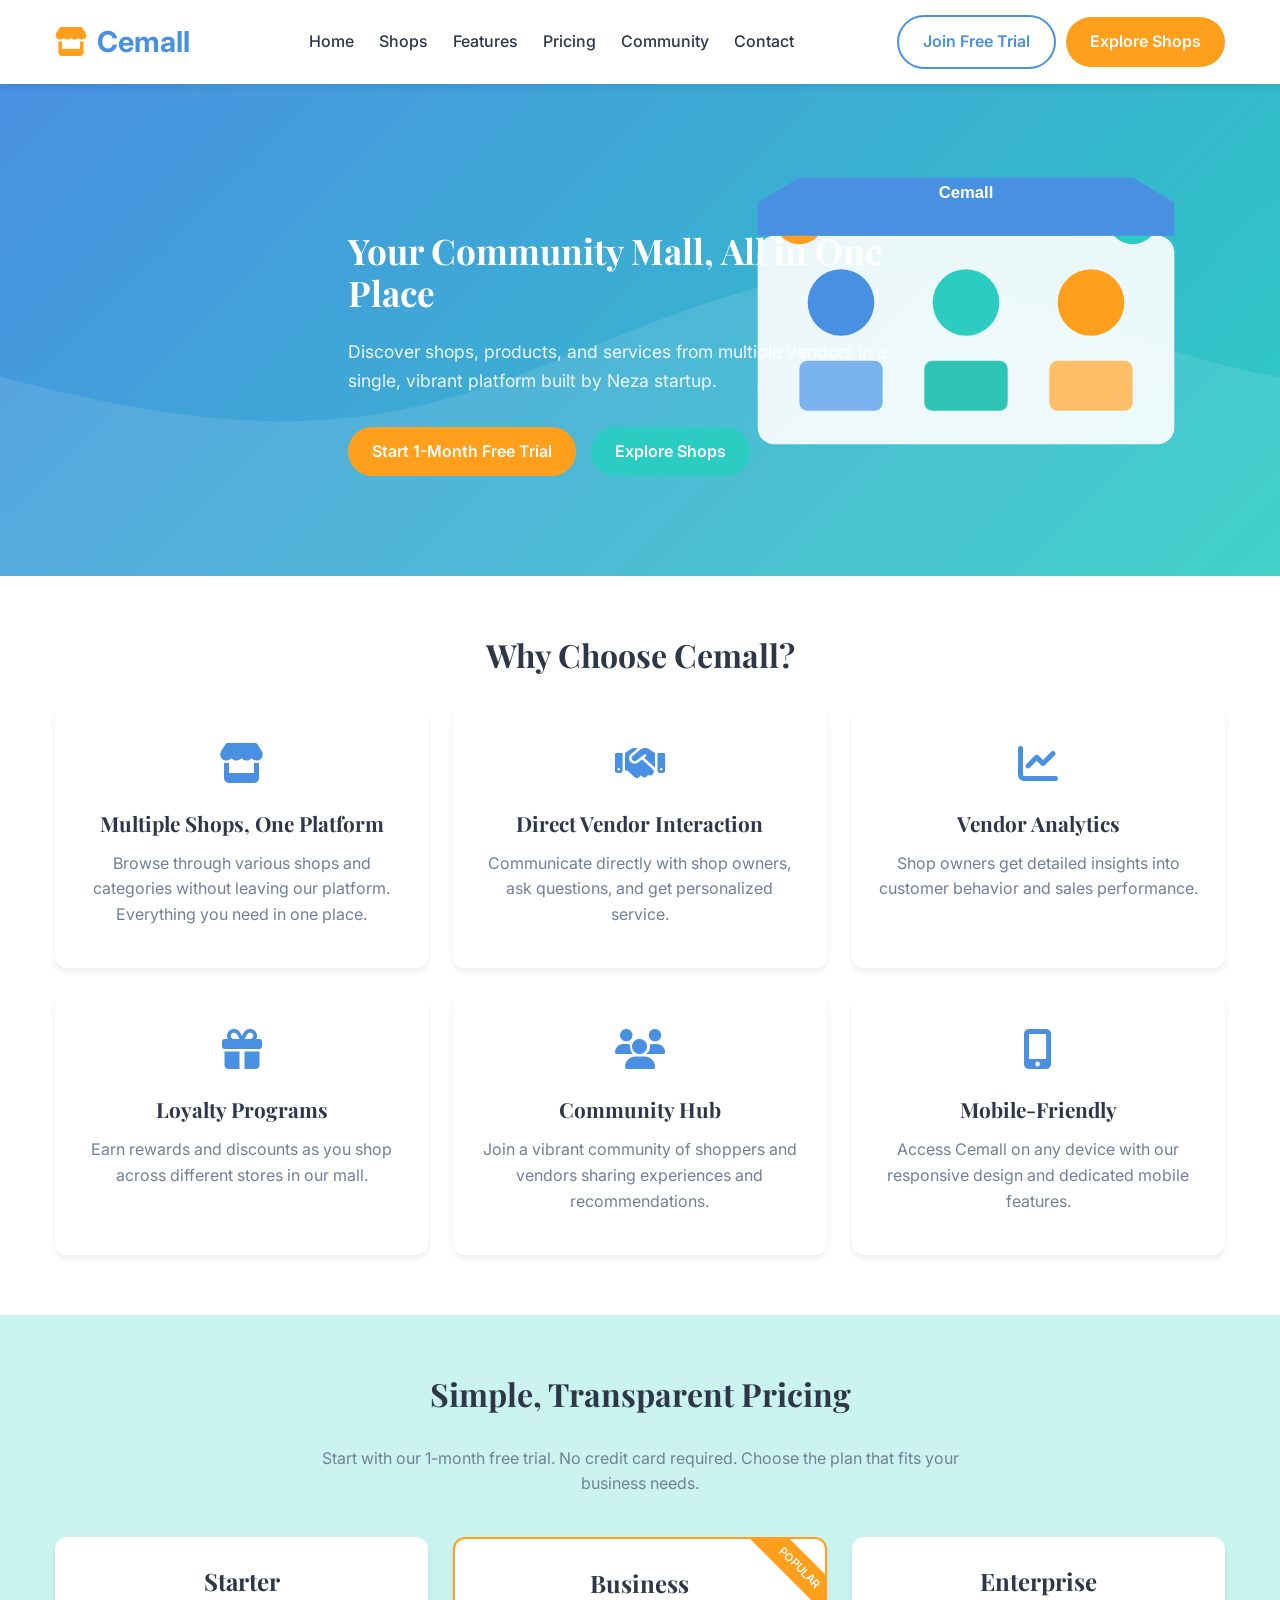
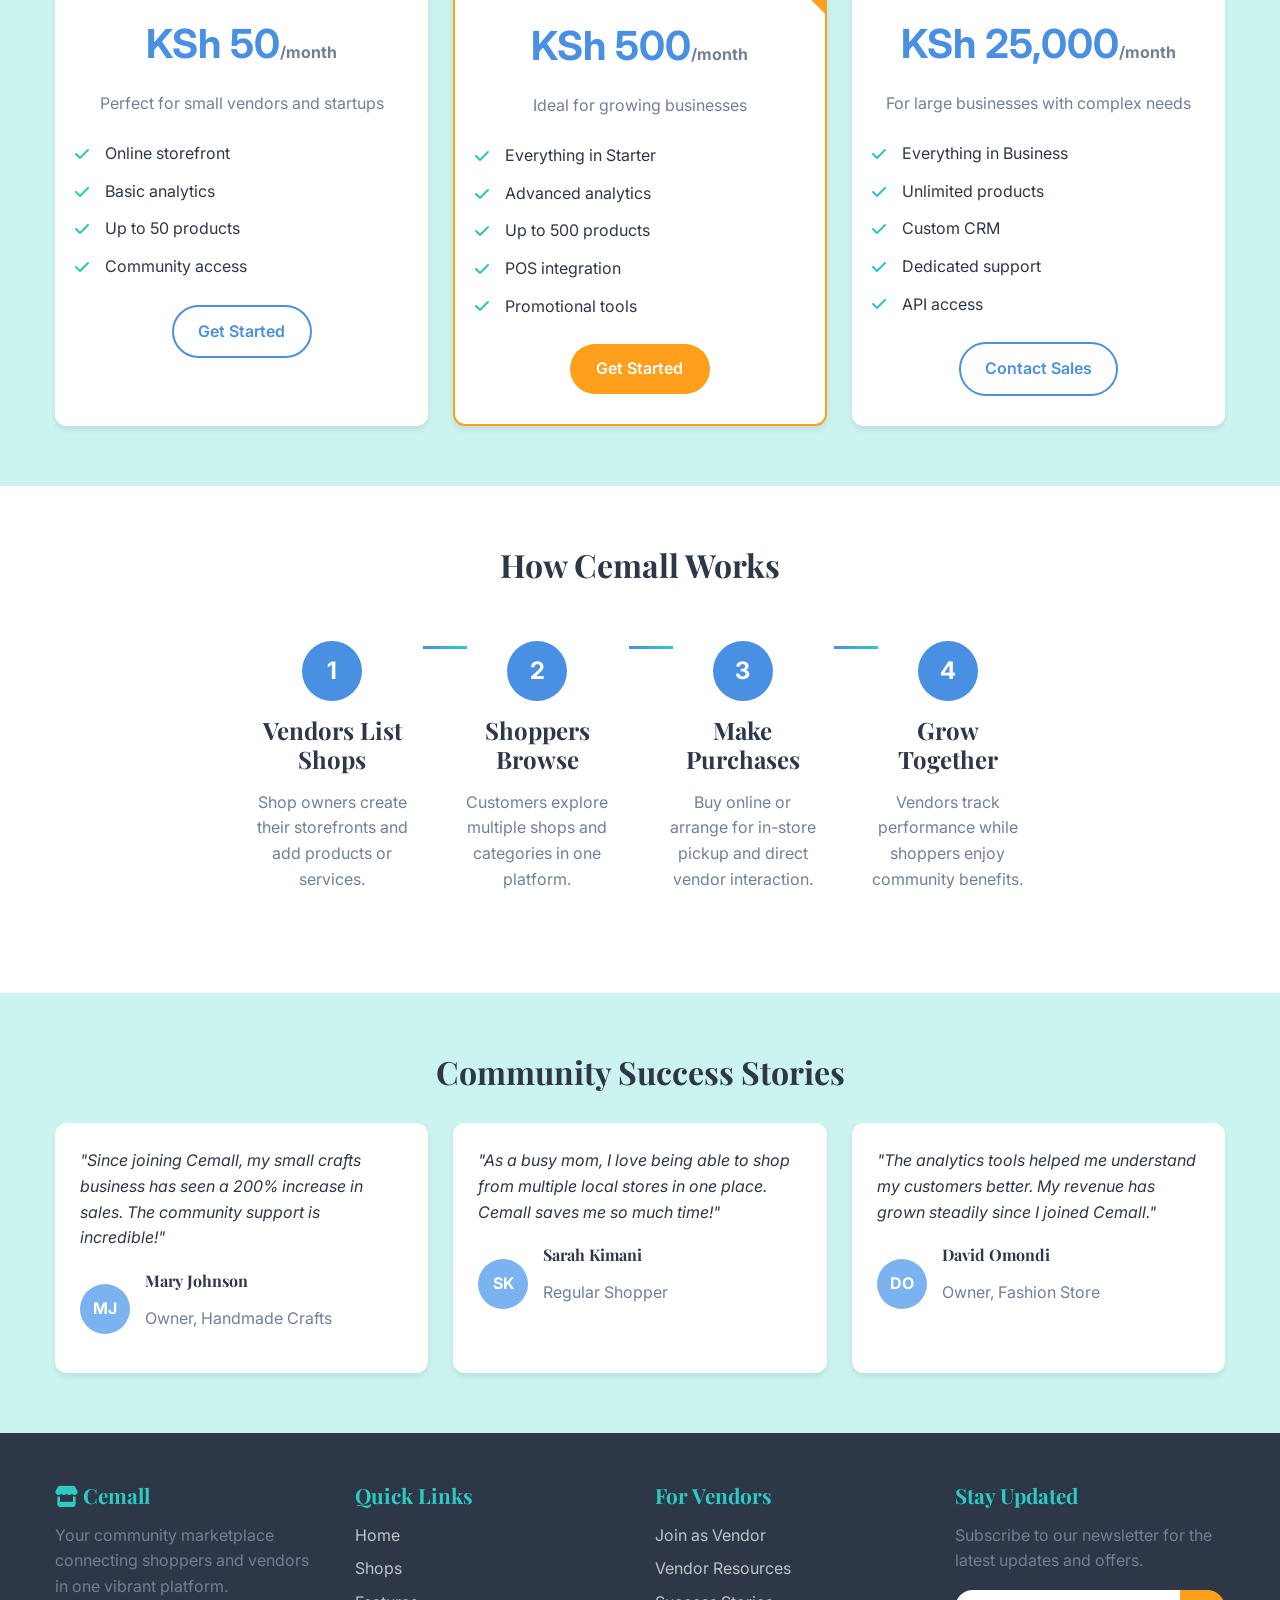
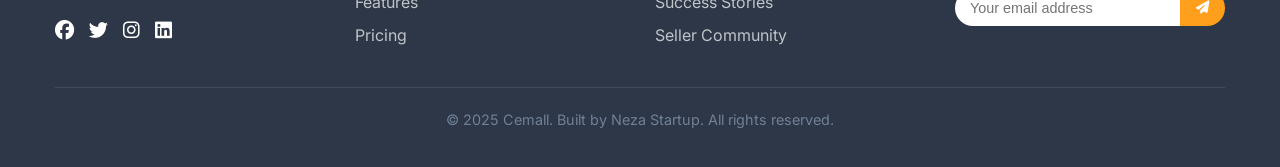
<file: index.html>
<!DOCTYPE html>
<html lang="en">
<head>
    <meta charset="UTF-8">
    <meta name="viewport" content="width=device-width, initial-scale=1.0">
    <title>Cemall - Community Enterprise Mall</title>
    <meta name="description" content="Discover shops, products, and services from multiple vendors in a single, vibrant platform.">
    
    <!-- Open Graph Meta Tags -->
    <meta property="og:title" content="Cemall - Your Community Mall, All in One Place">
    <meta property="og:description" content="Discover shops, products, and services from multiple vendors in a single, vibrant platform.">
    <meta property="og:type" content="website">
    
    <!-- Fonts -->
    <link href="https://fonts.googleapis.com/css2?family=Inter:wght@300;400;500;600;700&family=Playfair+Display:wght@700&display=swap" rel="stylesheet">
    
    <!-- Icons -->
    <link rel="stylesheet" href="https://cdnjs.cloudflare.com/ajax/libs/font-awesome/6.4.0/css/all.min.css">
    
    <style>
        :root {
            --primary-blue: #4A90E2;
            --secondary-blue: #7BB3F0;
            --teal: #2CCCC3;
            --orange: #FF9F1C;
            --light-orange: #FFBF69;
            --green: #2EC4B6;
            --light-green: #CBF3F0;
            --dark-text: #2D3748;
            --light-text: #718096;
            --background: #F7FAFC;
            --white: #FFFFFF;
            --shadow: 0 4px 6px rgba(0, 0, 0, 0.07);
            --shadow-lg: 0 10px 15px rgba(0, 0, 0, 0.1);
            --border-radius: 12px;
            --transition: all 0.3s ease;
        }

        * {
            margin: 0;
            padding: 0;
            box-sizing: border-box;
        }

        html {
            scroll-behavior: smooth;
        }

        body {
            font-family: 'Inter', sans-serif;
            line-height: 1.6;
            color: var(--dark-text);
            background-color: var(--background);
            overflow-x: hidden;
        }

        h1, h2, h3, h4 {
            font-family: 'Playfair Display', serif;
            margin-bottom: 1rem;
            line-height: 1.2;
        }

        h1 {
            font-size: 2.5rem;
        }

        h2 {
            font-size: 2rem;
            text-align: center;
            margin-bottom: 2rem;
        }

        h3 {
            font-size: 1.5rem;
        }

        p {
            margin-bottom: 1rem;
            color: var(--light-text);
        }

        .container {
            width: 100%;
            max-width: 1200px;
            margin: 0 auto;
            padding: 0 15px;
        }

        section {
            padding: 60px 0;
        }

        .btn {
            display: inline-block;
            padding: 12px 24px;
            border-radius: 50px;
            font-weight: 600;
            text-decoration: none;
            text-align: center;
            cursor: pointer;
            transition: var(--transition);
            border: none;
            font-size: 1rem;
            min-width: 140px;
        }

        .btn-primary {
            background-color: var(--orange);
            color: white;
        }

        .btn-primary:hover {
            background-color: var(--light-orange);
            transform: translateY(-3px);
            box-shadow: var(--shadow-lg);
        }

        .btn-secondary {
            background-color: var(--teal);
            color: white;
        }

        .btn-secondary:hover {
            background-color: var(--green);
            transform: translateY(-3px);
            box-shadow: var(--shadow-lg);
        }

        .btn-outline {
            background-color: transparent;
            border: 2px solid var(--primary-blue);
            color: var(--primary-blue);
        }

        .btn-outline:hover {
            background-color: var(--primary-blue);
            color: white;
            transform: translateY(-3px);
        }

        /* Header Styles */
        header {
            background-color: var(--white);
            box-shadow: var(--shadow);
            position: fixed;
            width: 100%;
            top: 0;
            z-index: 1000;
        }

        .navbar {
            display: flex;
            justify-content: space-between;
            align-items: center;
            padding: 15px 0;
        }

        .logo {
            font-size: 1.8rem;
            font-weight: 700;
            color: var(--primary-blue);
            text-decoration: none;
            display: flex;
            align-items: center;
            z-index: 1001;
        }

        .logo i {
            margin-right: 10px;
            color: var(--orange);
        }

        .nav-links {
            display: flex;
            list-style: none;
        }

        .nav-links li {
            margin-left: 25px;
        }

        .nav-links a {
            text-decoration: none;
            color: var(--dark-text);
            font-weight: 500;
            transition: var(--transition);
        }

        .nav-links a:hover {
            color: var(--primary-blue);
        }

        .nav-actions {
            display: flex;
            align-items: center;
        }

        .nav-actions .btn {
            margin-left: 10px;
        }

        .hamburger {
            display: none;
            cursor: pointer;
            font-size: 1.5rem;
            background: none;
            border: none;
            color: var(--dark-text);
            z-index: 1001;
        }

        /* Hero Section */
        .hero {
            background: linear-gradient(135deg, var(--primary-blue) 0%, var(--teal) 100%);
            color: white;
            padding: 140px 0 80px;
            margin-top: 70px;
            position: relative;
            overflow: hidden;
            text-align: center;
        }

        .hero::before {
            content: "";
            position: absolute;
            top: 0;
            left: 0;
            width: 100%;
            height: 100%;
            background-image: url('data:image/svg+xml;utf8,<svg xmlns="http://www.w3.org/2000/svg" viewBox="0 0 1440 320"><path fill="%23ffffff" fill-opacity="0.1" d="M0,96L48,112C96,128,192,160,288,186.7C384,213,480,235,576,213.3C672,192,768,128,864,128C960,128,1056,192,1152,197.3C1248,203,1344,149,1392,122.7L1440,96L1440,320L1392,320C1344,320,1248,320,1152,320C1056,320,960,320,864,320C768,320,672,320,576,320C480,320,384,320,288,320C192,320,96,320,48,320L0,320Z"></path></svg>');
            background-size: cover;
            background-position: center;
        }

        .hero-content {
            position: relative;
            z-index: 1;
            max-width: 800px;
            margin: 0 auto;
        }

        .hero h1 {
            font-size: 2.2rem;
            margin-bottom: 1.5rem;
            color: white;
        }

        .hero p {
            font-size: 1.1rem;
            margin-bottom: 2rem;
            color: rgba(255, 255, 255, 0.9);
        }

        .hero-actions {
            display: flex;
            gap: 15px;
            justify-content: center;
            flex-wrap: wrap;
        }

        .hero-image {
            display: none;
        }

        /* Features Section */
        .features {
            background-color: var(--white);
        }

        .features-grid {
            display: grid;
            grid-template-columns: repeat(auto-fit, minmax(280px, 1fr));
            gap: 25px;
        }

        .feature-card {
            background: var(--white);
            border-radius: var(--border-radius);
            padding: 25px;
            box-shadow: var(--shadow);
            transition: var(--transition);
            text-align: center;
        }

        .feature-card:hover {
            transform: translateY(-5px);
            box-shadow: var(--shadow-lg);
        }

        .feature-icon {
            font-size: 2.5rem;
            margin-bottom: 15px;
            color: var(--primary-blue);
        }

        .feature-card h3 {
            margin-bottom: 15px;
            font-size: 1.3rem;
        }

        /* Pricing Section */
        .pricing {
            background-color: var(--light-green);
        }

        .pricing-intro {
            text-align: center;
            max-width: 700px;
            margin: 0 auto 40px;
        }

        .pricing-grid {
            display: grid;
            grid-template-columns: repeat(auto-fit, minmax(300px, 1fr));
            gap: 25px;
        }

        .pricing-card {
            background: var(--white);
            border-radius: var(--border-radius);
            padding: 30px 20px;
            box-shadow: var(--shadow);
            transition: var(--transition);
            text-align: center;
            position: relative;
            overflow: hidden;
        }

        .pricing-card.featured {
            border: 2px solid var(--orange);
        }

        .pricing-card.featured::before {
            content: "POPULAR";
            position: absolute;
            top: 15px;
            right: -30px;
            background: var(--orange);
            color: white;
            padding: 5px 30px;
            transform: rotate(45deg);
            font-size: 0.7rem;
            font-weight: 600;
        }

        .pricing-card:hover {
            transform: translateY(-5px);
            box-shadow: var(--shadow-lg);
        }

        .price {
            font-size: 2.5rem;
            font-weight: 700;
            color: var(--primary-blue);
            margin: 15px 0;
        }

        .price span {
            font-size: 1rem;
            color: var(--light-text);
        }

        .pricing-features {
            list-style: none;
            margin: 25px 0;
            text-align: left;
        }

        .pricing-features li {
            margin-bottom: 12px;
            display: flex;
            align-items: center;
        }

        .pricing-features li i {
            color: var(--green);
            margin-right: 10px;
            min-width: 20px;
        }

        /* How It Works Section */
        .how-it-works {
            background-color: var(--white);
        }

        .steps {
            display: flex;
            flex-direction: column;
            align-items: center;
            max-width: 800px;
            margin: 0 auto;
            position: relative;
        }

        .step {
            text-align: center;
            position: relative;
            z-index: 1;
            background: var(--white);
            padding: 25px 15px;
            width: 100%;
            max-width: 400px;
            margin-bottom: 30px;
            border-left: 4px solid var(--primary-blue);
        }

        .step:last-child {
            margin-bottom: 0;
        }

        .step-number {
            width: 60px;
            height: 60px;
            border-radius: 50%;
            background: var(--primary-blue);
            color: white;
            display: flex;
            align-items: center;
            justify-content: center;
            font-size: 1.5rem;
            font-weight: 700;
            margin: 0 auto 15px;
        }

        /* Testimonials Section */
        .testimonials {
            background-color: var(--light-green);
        }

        .testimonials-grid {
            display: grid;
            grid-template-columns: repeat(auto-fit, minmax(300px, 1fr));
            gap: 25px;
        }

        .testimonial-card {
            background: var(--white);
            border-radius: var(--border-radius);
            padding: 25px;
            box-shadow: var(--shadow);
        }

        .testimonial-content {
            font-style: italic;
            margin-bottom: 20px;
        }

        .testimonial-author {
            display: flex;
            align-items: center;
        }

        .author-avatar {
            width: 50px;
            height: 50px;
            border-radius: 50%;
            background-color: var(--secondary-blue);
            display: flex;
            align-items: center;
            justify-content: center;
            color: white;
            font-weight: 700;
            margin-right: 15px;
            flex-shrink: 0;
        }

        /* Footer */
        footer {
            background-color: var(--dark-text);
            color: var(--white);
            padding: 50px 0 20px;
        }

        .footer-content {
            display: grid;
            grid-template-columns: repeat(auto-fit, minmax(250px, 1fr));
            gap: 30px;
            margin-bottom: 30px;
        }

        .footer-section h3 {
            color: var(--teal);
            margin-bottom: 15px;
            font-size: 1.3rem;
        }

        .footer-links {
            list-style: none;
        }

        .footer-links li {
            margin-bottom: 8px;
        }

        .footer-links a {
            color: rgba(255, 255, 255, 0.7);
            text-decoration: none;
            transition: var(--transition);
        }

        .footer-links a:hover {
            color: var(--teal);
        }

        .newsletter-form {
            display: flex;
            margin-top: 15px;
        }

        .newsletter-input {
            flex: 1;
            padding: 10px 15px;
            border: none;
            border-radius: 50px 0 0 50px;
            outline: none;
            font-size: 0.9rem;
        }

        .newsletter-btn {
            background: var(--orange);
            color: white;
            border: none;
            padding: 0 15px;
            border-radius: 0 50px 50px 0;
            cursor: pointer;
            min-width: 45px;
        }

        .social-links {
            display: flex;
            gap: 15px;
            margin-top: 15px;
        }

        .social-links a {
            color: white;
            font-size: 1.2rem;
            transition: var(--transition);
        }

        .social-links a:hover {
            color: var(--teal);
        }

        .footer-bottom {
            text-align: center;
            padding-top: 20px;
            border-top: 1px solid rgba(255, 255, 255, 0.1);
            color: rgba(255, 255, 255, 0.7);
            font-size: 0.9rem;
        }

        /* Mobile-First Responsive Design */
        @media (max-width: 768px) {
            .container {
                padding: 0 15px;
            }
            
            section {
                padding: 50px 0;
            }
            
            h1 {
                font-size: 2rem;
            }
            
            h2 {
                font-size: 1.8rem;
                margin-bottom: 1.5rem;
            }
            
            h3 {
                font-size: 1.4rem;
            }
            
            /* Navigation */
            .nav-links {
                position: fixed;
                top: 0;
                right: -100%;
                width: 80%;
                max-width: 300px;
                height: 100vh;
                background: var(--white);
                flex-direction: column;
                align-items: center;
                justify-content: center;
                transition: var(--transition);
                box-shadow: -5px 0 15px rgba(0, 0, 0, 0.1);
                z-index: 1000;
            }
            
            .nav-links.active {
                right: 0;
            }
            
            .nav-links li {
                margin: 15px 0;
            }
            
            .hamburger {
                display: block;
            }
            
            .nav-actions {
                display: none;
            }
            
            .mobile-nav-actions {
                display: flex;
                flex-direction: column;
                gap: 15px;
                margin-top: 30px;
                width: 100%;
                padding: 0 20px;
            }
            
            .mobile-nav-actions .btn {
                margin: 0;
                width: 100%;
            }
            
            /* Hero Section */
            .hero {
                padding: 120px 0 60px;
                margin-top: 70px;
            }
            
            .hero h1 {
                font-size: 1.8rem;
            }
            
            .hero p {
                font-size: 1rem;
            }
            
            .hero-actions {
                flex-direction: column;
                align-items: center;
            }
            
            .hero-actions .btn {
                width: 100%;
                max-width: 250px;
            }
            
            /* Features */
            .features-grid {
                grid-template-columns: 1fr;
                gap: 20px;
            }
            
            .feature-card {
                padding: 20px;
            }
            
            /* Pricing */
            .pricing-grid {
                grid-template-columns: 1fr;
                gap: 20px;
            }
            
            .pricing-card {
                padding: 25px 15px;
            }
            
            .pricing-card.featured {
                transform: scale(1);
            }
            
            .price {
                font-size: 2rem;
            }
            
            /* Steps */
            .step {
                padding: 20px 15px;
                margin-bottom: 25px;
            }
            
            /* Testimonials */
            .testimonials-grid {
                grid-template-columns: 1fr;
                gap: 20px;
            }
            
            .testimonial-card {
                padding: 20px;
            }
            
            /* Footer */
            .footer-content {
                grid-template-columns: 1fr;
                gap: 25px;
            }
            
            .newsletter-form {
                flex-direction: column;
            }
            
            .newsletter-input {
                border-radius: 50px;
                margin-bottom: 10px;
            }
            
            .newsletter-btn {
                border-radius: 50px;
                padding: 10px;
            }
        }

        @media (min-width: 769px) and (max-width: 992px) {
            .container {
                padding: 0 20px;
            }
            
            .nav-links li {
                margin-left: 15px;
            }
            
            .hero h1 {
                font-size: 2.5rem;
            }
            
            .features-grid {
                grid-template-columns: repeat(2, 1fr);
            }
            
            .steps {
                flex-direction: row;
                flex-wrap: wrap;
                justify-content: center;
            }
            
            .step {
                width: 45%;
                margin: 0 2.5% 30px;
            }
        }

        @media (min-width: 993px) {
            .hero {
                text-align: left;
                padding: 160px 0 100px;
            }
            
            .hero-content {
                max-width: 50%;
            }
            
            .hero-actions {
                justify-content: flex-start;
            }
            
            .hero-image {
                display: block;
                position: absolute;
                right: 5%;
                top: 50%;
                transform: translateY(-50%);
                width: 40%;
                max-width: 500px;
                z-index: 1;
            }
            
            .steps {
                flex-direction: row;
                justify-content: space-between;
            }
            
            .step {
                width: 23%;
                margin-bottom: 0;
                border-left: none;
            }
            
            .step::before {
                content: "";
                position: absolute;
                top: 30px;
                left: -12%;
                width: 24%;
                height: 3px;
                background: linear-gradient(to right, var(--primary-blue), var(--teal));
                z-index: 0;
            }
            
            .step:first-child::before {
                display: none;
            }
            
            .mobile-nav-actions {
                display: none;
            }
        }

        /* Animation Classes */
        .fade-in {
            opacity: 0;
            transform: translateY(30px);
            transition: opacity 0.6s ease, transform 0.6s ease;
        }

        .fade-in.visible {
            opacity: 1;
            transform: translateY(0);
        }

        /* Overlay for mobile menu */
        .overlay {
            position: fixed;
            top: 0;
            left: 0;
            width: 100%;
            height: 100%;
            background: rgba(0, 0, 0, 0.5);
            z-index: 999;
            opacity: 0;
            visibility: hidden;
            transition: var(--transition);
        }

        .overlay.active {
            opacity: 1;
            visibility: visible;
        }
    </style>
</head>
<body>
    <!-- Header -->
    <header>
        <div class="container">
            <nav class="navbar">
                <a href="#" class="logo">
                    <i class="fas fa-store"></i>
                    Cemall
                </a>
                
                <ul class="nav-links">
                    <li><a href="#home">Home</a></li>
                    <li><a href="#features">Shops</a></li>
                    <li><a href="#features">Features</a></li>
                    <li><a href="#pricing">Pricing</a></li>
                    <li><a href="#testimonials">Community</a></li>
                    <li><a href="#contact">Contact</a></li>
                    
                    <div class="mobile-nav-actions">
                        <a href="#" class="btn btn-outline">Join Free Trial</a>
                        <a href="#" class="btn btn-primary">Explore Shops</a>
                    </div>
                </ul>
                
                <div class="nav-actions">
                    <a href="#" class="btn btn-outline">Join Free Trial</a>
                    <a href="#" class="btn btn-primary">Explore Shops</a>
                </div>
                
                <button class="hamburger">
                    <i class="fas fa-bars"></i>
                </button>
            </nav>
        </div>
        <div class="overlay"></div>
    </header>

    <!-- Hero Section -->
    <section id="home" class="hero">
        <div class="container">
            <div class="hero-content fade-in">
                <h1>Your Community Mall, All in One Place</h1>
                <p>Discover shops, products, and services from multiple vendors in a single, vibrant platform built by Neza startup.</p>
                <div class="hero-actions">
                    <a href="#" class="btn btn-primary">Start 1-Month Free Trial</a>
                    <a href="#" class="btn btn-secondary">Explore Shops</a>
                </div>
            </div>
            <div class="hero-image">
                <!-- Illustration placeholder -->
                <svg viewBox="0 0 600 400" xmlns="http://www.w3.org/2000/svg">
                    <rect x="50" y="100" width="500" height="250" rx="20" fill="#FFFFFF" opacity="0.9"/>
                    <circle cx="150" cy="180" r="40" fill="#4A90E2"/>
                    <circle cx="300" cy="180" r="40" fill="#2CCCC3"/>
                    <circle cx="450" cy="180" r="40" fill="#FF9F1C"/>
                    <rect x="100" y="250" width="100" height="60" rx="10" fill="#7BB3F0"/>
                    <rect x="250" y="250" width="100" height="60" rx="10" fill="#2EC4B6"/>
                    <rect x="400" y="250" width="100" height="60" rx="10" fill="#FFBF69"/>
                    <circle cx="100" cy="80" r="30" fill="#FF9F1C"/>
                    <circle cx="500" cy="80" r="30" fill="#2CCCC3"/>
                    <path d="M50 100 L50 60 L100 30 L500 30 L550 60 L550 100 Z" fill="#4A90E2"/>
                    <text x="300" y="55" text-anchor="middle" fill="white" font-family="Arial" font-size="20" font-weight="bold">Cemall</text>
                </svg>
            </div>
        </div>
    </section>

    <!-- Features Section -->
    <section id="features" class="features">
        <div class="container">
            <h2>Why Choose Cemall?</h2>
            <div class="features-grid">
                <div class="feature-card fade-in">
                    <div class="feature-icon">
                        <i class="fas fa-store"></i>
                    </div>
                    <h3>Multiple Shops, One Platform</h3>
                    <p>Browse through various shops and categories without leaving our platform. Everything you need in one place.</p>
                </div>
                
                <div class="feature-card fade-in">
                    <div class="feature-icon">
                        <i class="fas fa-handshake"></i>
                    </div>
                    <h3>Direct Vendor Interaction</h3>
                    <p>Communicate directly with shop owners, ask questions, and get personalized service.</p>
                </div>
                
                <div class="feature-card fade-in">
                    <div class="feature-icon">
                        <i class="fas fa-chart-line"></i>
                    </div>
                    <h3>Vendor Analytics</h3>
                    <p>Shop owners get detailed insights into customer behavior and sales performance.</p>
                </div>
                
                <div class="feature-card fade-in">
                    <div class="feature-icon">
                        <i class="fas fa-gift"></i>
                    </div>
                    <h3>Loyalty Programs</h3>
                    <p>Earn rewards and discounts as you shop across different stores in our mall.</p>
                </div>
                
                <div class="feature-card fade-in">
                    <div class="feature-icon">
                        <i class="fas fa-users"></i>
                    </div>
                    <h3>Community Hub</h3>
                    <p>Join a vibrant community of shoppers and vendors sharing experiences and recommendations.</p>
                </div>
                
                <div class="feature-card fade-in">
                    <div class="feature-icon">
                        <i class="fas fa-mobile-alt"></i>
                    </div>
                    <h3>Mobile-Friendly</h3>
                    <p>Access Cemall on any device with our responsive design and dedicated mobile features.</p>
                </div>
            </div>
        </div>
    </section>

    <!-- Pricing Section -->
    <section id="pricing" class="pricing">
        <div class="container">
            <h2>Simple, Transparent Pricing</h2>
            <div class="pricing-intro">
                <p>Start with our 1-month free trial. No credit card required. Choose the plan that fits your business needs.</p>
            </div>
            
            <div class="pricing-grid">
                <div class="pricing-card fade-in">
                    <h3>Starter</h3>
                    <div class="price">KSh 50<span>/month</span></div>
                    <p>Perfect for small vendors and startups</p>
                    <ul class="pricing-features">
                        <li><i class="fas fa-check"></i> Online storefront</li>
                        <li><i class="fas fa-check"></i> Basic analytics</li>
                        <li><i class="fas fa-check"></i> Up to 50 products</li>
                        <li><i class="fas fa-check"></i> Community access</li>
                    </ul>
                    <a href="#" class="btn btn-outline">Get Started</a>
                </div>
                
                <div class="pricing-card featured fade-in">
                    <h3>Business</h3>
                    <div class="price">KSh 500<span>/month</span></div>
                    <p>Ideal for growing businesses</p>
                    <ul class="pricing-features">
                        <li><i class="fas fa-check"></i> Everything in Starter</li>
                        <li><i class="fas fa-check"></i> Advanced analytics</li>
                        <li><i class="fas fa-check"></i> Up to 500 products</li>
                        <li><i class="fas fa-check"></i> POS integration</li>
                        <li><i class="fas fa-check"></i> Promotional tools</li>
                    </ul>
                    <a href="#" class="btn btn-primary">Get Started</a>
                </div>
                
                <div class="pricing-card fade-in">
                    <h3>Enterprise</h3>
                    <div class="price">KSh 25,000<span>/month</span></div>
                    <p>For large businesses with complex needs</p>
                    <ul class="pricing-features">
                        <li><i class="fas fa-check"></i> Everything in Business</li>
                        <li><i class="fas fa-check"></i> Unlimited products</li>
                        <li><i class="fas fa-check"></i> Custom CRM</li>
                        <li><i class="fas fa-check"></i> Dedicated support</li>
                        <li><i class="fas fa-check"></i> API access</li>
                    </ul>
                    <a href="#" class="btn btn-outline">Contact Sales</a>
                </div>
            </div>
        </div>
    </section>

    <!-- How It Works Section -->
    <section class="how-it-works">
        <div class="container">
            <h2>How Cemall Works</h2>
            <div class="steps">
                <div class="step fade-in">
                    <div class="step-number">1</div>
                    <h3>Vendors List Shops</h3>
                    <p>Shop owners create their storefronts and add products or services.</p>
                </div>
                
                <div class="step fade-in">
                    <div class="step-number">2</div>
                    <h3>Shoppers Browse</h3>
                    <p>Customers explore multiple shops and categories in one platform.</p>
                </div>
                
                <div class="step fade-in">
                    <div class="step-number">3</div>
                    <h3>Make Purchases</h3>
                    <p>Buy online or arrange for in-store pickup and direct vendor interaction.</p>
                </div>
                
                <div class="step fade-in">
                    <div class="step-number">4</div>
                    <h3>Grow Together</h3>
                    <p>Vendors track performance while shoppers enjoy community benefits.</p>
                </div>
            </div>
        </div>
    </section>

    <!-- Testimonials Section -->
    <section id="testimonials" class="testimonials">
        <div class="container">
            <h2>Community Success Stories</h2>
            <div class="testimonials-grid">
                <div class="testimonial-card fade-in">
                    <div class="testimonial-content">
                        "Since joining Cemall, my small crafts business has seen a 200% increase in sales. The community support is incredible!"
                    </div>
                    <div class="testimonial-author">
                        <div class="author-avatar">MJ</div>
                        <div>
                            <h4>Mary Johnson</h4>
                            <p>Owner, Handmade Crafts</p>
                        </div>
                    </div>
                </div>
                
                <div class="testimonial-card fade-in">
                    <div class="testimonial-content">
                        "As a busy mom, I love being able to shop from multiple local stores in one place. Cemall saves me so much time!"
                    </div>
                    <div class="testimonial-author">
                        <div class="author-avatar">SK</div>
                        <div>
                            <h4>Sarah Kimani</h4>
                            <p>Regular Shopper</p>
                        </div>
                    </div>
                </div>
                
                <div class="testimonial-card fade-in">
                    <div class="testimonial-content">
                        "The analytics tools helped me understand my customers better. My revenue has grown steadily since I joined Cemall."
                    </div>
                    <div class="testimonial-author">
                        <div class="author-avatar">DO</div>
                        <div>
                            <h4>David Omondi</h4>
                            <p>Owner, Fashion Store</p>
                        </div>
                    </div>
                </div>
            </div>
        </div>
    </section>

    <!-- Footer -->
    <footer id="contact">
        <div class="container">
            <div class="footer-content">
                <div class="footer-section">
                    <h3><i class="fas fa-store"></i> Cemall</h3>
                    <p>Your community marketplace connecting shoppers and vendors in one vibrant platform.</p>
                    <div class="social-links">
                        <a href="#"><i class="fab fa-facebook"></i></a>
                        <a href="#"><i class="fab fa-twitter"></i></a>
                        <a href="#"><i class="fab fa-instagram"></i></a>
                        <a href="#"><i class="fab fa-linkedin"></i></a>
                    </div>
                </div>
                
                <div class="footer-section">
                    <h3>Quick Links</h3>
                    <ul class="footer-links">
                        <li><a href="#home">Home</a></li>
                        <li><a href="#features">Shops</a></li>
                        <li><a href="#features">Features</a></li>
                        <li><a href="#pricing">Pricing</a></li>
                    </ul>
                </div>
                
                <div class="footer-section">
                    <h3>For Vendors</h3>
                    <ul class="footer-links">
                        <li><a href="#">Join as Vendor</a></li>
                        <li><a href="#">Vendor Resources</a></li>
                        <li><a href="#">Success Stories</a></li>
                        <li><a href="#">Seller Community</a></li>
                    </ul>
                </div>
                
                <div class="footer-section">
                    <h3>Stay Updated</h3>
                    <p>Subscribe to our newsletter for the latest updates and offers.</p>
                    <form class="newsletter-form">
                        <input type="email" class="newsletter-input" placeholder="Your email address" required>
                        <button type="submit" class="newsletter-btn"><i class="fas fa-paper-plane"></i></button>
                    </form>
                </div>
            </div>
            
            <div class="footer-bottom">
                <p>&copy; 2025 Cemall. Built by Neza Startup. All rights reserved.</p>
            </div>
        </div>
    </footer>

    <script>
        // Mobile menu functionality
        const hamburger = document.querySelector('.hamburger');
        const navLinks = document.querySelector('.nav-links');
        const overlay = document.querySelector('.overlay');
        
        hamburger.addEventListener('click', function() {
            navLinks.classList.toggle('active');
            overlay.classList.toggle('active');
            document.body.style.overflow = navLinks.classList.contains('active') ? 'hidden' : '';
            
            // Change hamburger icon
            const icon = this.querySelector('i');
            if (navLinks.classList.contains('active')) {
                icon.classList.remove('fa-bars');
                icon.classList.add('fa-times');
            } else {
                icon.classList.remove('fa-times');
                icon.classList.add('fa-bars');
            }
        });
        
        // Close menu when clicking on overlay
        overlay.addEventListener('click', function() {
            navLinks.classList.remove('active');
            overlay.classList.remove('active');
            document.body.style.overflow = '';
            
            // Reset hamburger icon
            const icon = hamburger.querySelector('i');
            icon.classList.remove('fa-times');
            icon.classList.add('fa-bars');
        });
        
        // Close menu when clicking on a link
        document.querySelectorAll('.nav-links a').forEach(link => {
            link.addEventListener('click', function() {
                navLinks.classList.remove('active');
                overlay.classList.remove('active');
                document.body.style.overflow = '';
                
                // Reset hamburger icon
                const icon = hamburger.querySelector('i');
                icon.classList.remove('fa-times');
                icon.classList.add('fa-bars');
            });
        });

        // Scroll animations
        function checkVisibility() {
            const elements = document.querySelectorAll('.fade-in');
            const windowHeight = window.innerHeight;
            
            elements.forEach(element => {
                const elementTop = element.getBoundingClientRect().top;
                const elementVisible = 150;
                
                if (elementTop < windowHeight - elementVisible) {
                    element.classList.add('visible');
                }
            });
        }

        // Check visibility on scroll and load
        window.addEventListener('scroll', checkVisibility);
        window.addEventListener('load', checkVisibility);

        // Smooth scrolling for anchor links
        document.querySelectorAll('a[href^="#"]').forEach(anchor => {
            anchor.addEventListener('click', function (e) {
                e.preventDefault();
                
                const targetId = this.getAttribute('href');
                if (targetId === '#') return;
                
                const targetElement = document.querySelector(targetId);
                if (targetElement) {
                    // Calculate position considering fixed header
                    const headerHeight = document.querySelector('header').offsetHeight;
                    const targetPosition = targetElement.offsetTop - headerHeight;
                    
                    window.scrollTo({
                        top: targetPosition,
                        behavior: 'smooth'
                    });
                }
            });
        });
    </script>
</body>
</html>
</file>
